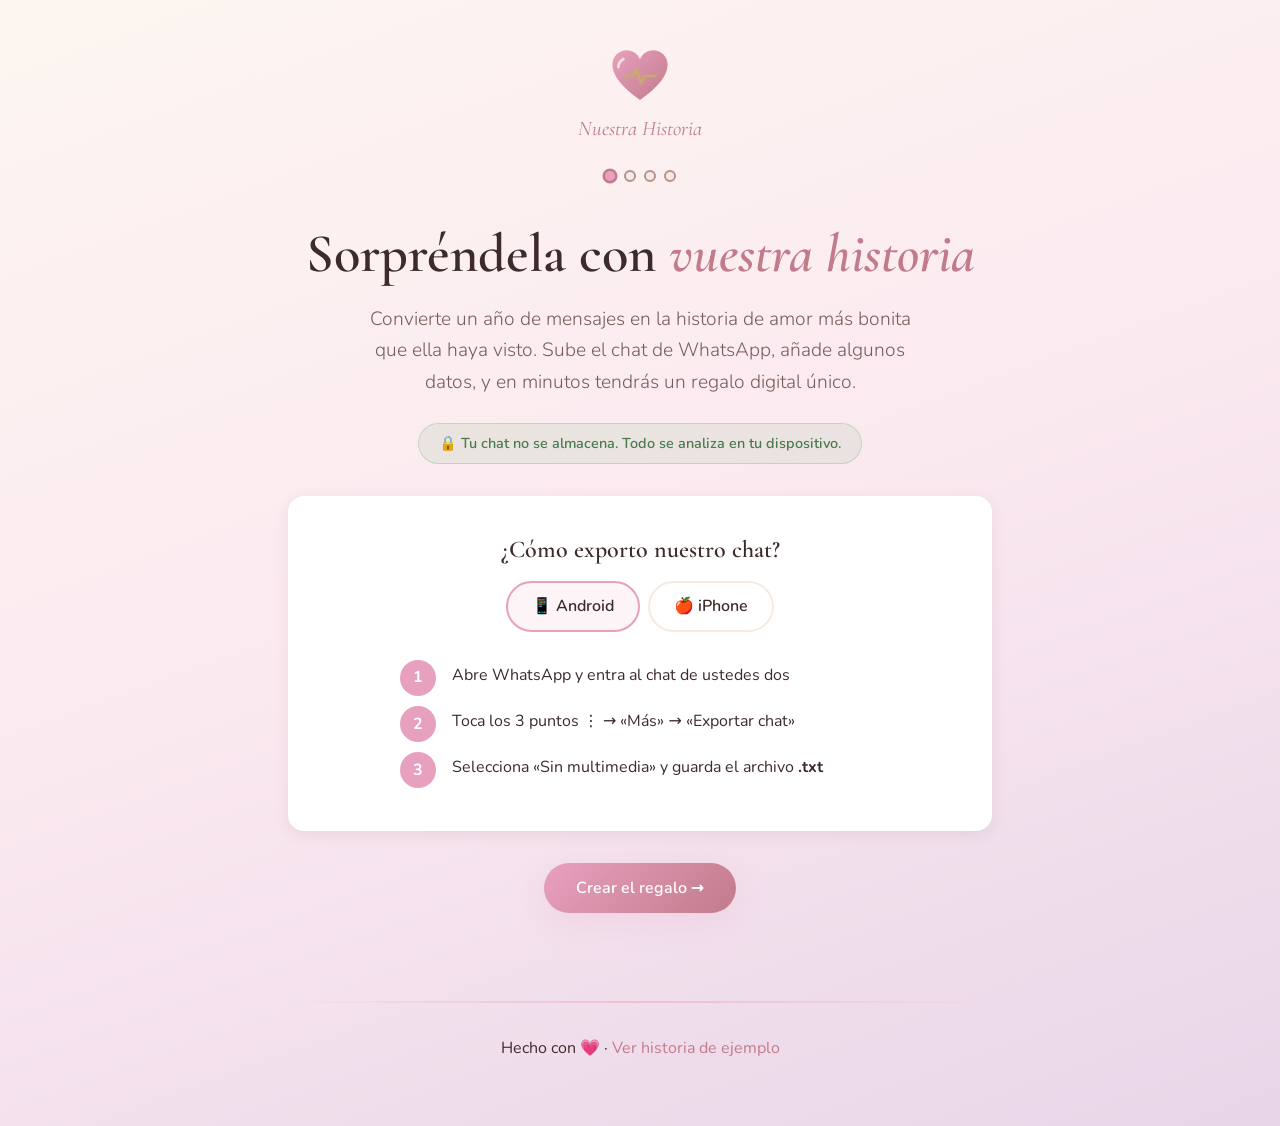
<file: index.html>
<!DOCTYPE html>
<html lang="es">
<head>
  <meta charset="UTF-8" />
  <meta name="viewport" content="width=device-width, initial-scale=1.0" />
  <title>Nuestra Historia — Convierte su chat en un regalo inolvidable</title>
  <meta name="description" content="Convierte un año de mensajes de WhatsApp en la historia de amor más bonita que ella haya visto. Regalo digital de aniversario, privado y gratuito." />

  <!-- Open Graph -->
  <meta property="og:title" content="Nuestra Historia 💌" />
  <meta property="og:description" content="Convierte un año de mensajes en la historia de amor más bonita." />
  <meta property="og:image" content="assets/images/og-image.png" />
  <meta property="og:type" content="website" />

  <!-- Favicons -->
  <link rel="icon" href="favicon.ico" sizes="any" />
  <link rel="icon" type="image/png" sizes="32x32" href="assets/images/favicon-32x32.png" />
  <link rel="icon" type="image/png" sizes="16x16" href="assets/images/favicon-16x16.png" />
  <link rel="apple-touch-icon" href="assets/images/apple-touch-icon.png" />
  <link rel="manifest" href="site.webmanifest" />

  <!-- Tipografías -->
  <link rel="preconnect" href="https://fonts.googleapis.com" />
  <link rel="preconnect" href="https://fonts.gstatic.com" crossorigin />
  <link href="https://fonts.googleapis.com/css2?family=Cormorant+Garamond:ital,wght@0,400;0,600;1,400;1,600&family=Nunito:wght@300;400;600;700&display=swap" rel="stylesheet" />

  <!-- Estilos -->
  <link rel="stylesheet" href="assets/css/styles.css?v=2026070902" />
  <link rel="stylesheet" href="assets/css/romantico.css?v=2026070902" />
  <link rel="stylesheet" href="assets/css/components.css?v=2026070902" />
  <link rel="stylesheet" href="assets/css/animaciones.css?v=2026070902" />
  <link rel="stylesheet" href="assets/css/responsive.css?v=2026070902" />
</head>
<body class="fondo-gradiente-rosa con-decoracion">

  <main class="contenedor" style="padding-block: 40px;">

    <!-- Logo -->
    <header class="texto-centro mb-3">
      <img src="assets/images/logo.svg" alt="Nuestra Historia" width="72" height="72" style="margin-inline:auto;" class="latido" />
      <p class="texto-romantico" style="font-size:1.3rem; color:var(--burdeos-suave); font-style:italic;">Nuestra Historia</p>
    </header>

    <!-- Indicador de pasos -->
    <nav class="wizard-pasos" aria-label="Progreso del formulario">
      <span class="wizard-punto activo" data-paso="1" aria-label="Paso 1"></span>
      <span class="wizard-punto" data-paso="2" aria-label="Paso 2"></span>
      <span class="wizard-punto" data-paso="3" aria-label="Paso 3"></span>
      <span class="wizard-punto" data-paso="4" aria-label="Paso 4"></span>
    </nav>

    <!-- ============ PASO 1: Bienvenida ============ -->
    <section class="paso-wizard activo" id="paso-1" aria-labelledby="titulo-paso-1">
      <h1 class="headline" id="titulo-paso-1">Sorpréndela con <em>vuestra historia</em></h1>
      <p class="subheadline mt-2">
        Convierte un año de mensajes en la historia de amor más bonita que ella haya visto.
        Sube el chat de WhatsApp, añade algunos datos, y en minutos tendrás un regalo digital único.
      </p>

      <div class="texto-centro mt-3">
        <span class="sello-privacidad">🔒 Tu chat no se almacena. Todo se analiza en tu dispositivo.</span>
      </div>

      <div class="card mt-4">
        <h2 class="texto-centro" style="font-size:1.5rem;">¿Cómo exporto nuestro chat?</h2>

        <div class="tabs-so mt-2" role="tablist">
          <button class="tab-so activo" role="tab" aria-selected="true" data-so="android">📱 Android</button>
          <button class="tab-so" role="tab" aria-selected="false" data-so="ios">🍎 iPhone</button>
        </div>

        <ol class="lista-pasos" id="pasos-android">
          <li>Abre WhatsApp y entra al chat de ustedes dos</li>
          <li>Toca los 3 puntos ⋮ → «Más» → «Exportar chat»</li>
          <li>Selecciona «Sin multimedia» y guarda el archivo <strong>.txt</strong></li>
        </ol>

        <ol class="lista-pasos oculto" id="pasos-ios">
          <li>Abre WhatsApp y entra al chat de ustedes dos</li>
          <li>Toca el nombre del contacto arriba</li>
          <li>Baja hasta «Exportar chat»</li>
          <li>Selecciona «Sin multimedia» y guarda el archivo <strong>.txt</strong></li>
        </ol>
      </div>

      <div class="acciones-wizard" style="justify-content:center;">
        <button class="btn btn-primario pulso" id="btn-empezar">Crear el regalo →</button>
      </div>
    </section>

    <!-- ============ PASO 2: Los datos del amor ============ -->
    <section class="paso-wizard" id="paso-2" aria-labelledby="titulo-paso-2">
      <h1 class="titulo-seccion" id="titulo-paso-2">Los datos del amor</h1>
      <p class="subheadline mb-3">Solo necesitamos lo esencial. Lo demás es opcional, pero lo hace más especial.</p>

      <div class="card">
        <!-- Archivo -->
        <div class="campo">
          <label for="input-archivo">El chat de ustedes (.txt exportado) o el análisis de IA (.json) *</label>
          <div class="zona-drop" id="zona-drop" tabindex="0" role="button" aria-label="Subir archivo de chat o análisis">
            <div class="icono">💌</div>
            <p><strong>Arrastra el archivo aquí</strong> o haz click para elegirlo</p>
            <p class="nota" id="nombre-archivo">.txt se analiza aquí mismo 🔒 · .json de IA se usa tal cual 🤖</p>
          </div>
          <input type="file" id="input-archivo" accept=".txt,.json,text/plain,application/json" class="visualmente-oculto" />
          <p class="mensaje-error-campo" id="error-archivo"></p>
          <p class="nota mt-1">💡 ¿Prefieres datos exactos curados por IA? Usa el prompt de
            <a href="PROMPT_IA_ANALISIS.md" target="_blank" rel="noopener">PROMPT_IA_ANALISIS.md</a>
            en Claude/ChatGPT y sube aquí el .json que te devuelva.</p>
        </div>

        <div class="fila-doble">
          <div class="campo">
            <label for="nombre-el">Tu nombre (tal como aparece en el chat) *</label>
            <input type="text" id="nombre-el" autocomplete="given-name" maxlength="40" placeholder="Ej: Luis" required />
            <p class="mensaje-error-campo">Escribe tu nombre</p>
          </div>
          <div class="campo">
            <label for="nombre-ella">El nombre de ella (como aparece en el chat) *</label>
            <input type="text" id="nombre-ella" maxlength="40" placeholder="Ej: Ana" required />
            <p class="mensaje-error-campo">Escribe su nombre</p>
          </div>
        </div>

        <div class="campo">
          <label for="fecha-inicio">¿Cuándo empezó su relación? *</label>
          <input type="date" id="fecha-inicio" required />
          <p class="mensaje-error-campo">Elige una fecha válida (no puede ser futura)</p>
        </div>

        <!-- Opcionales -->
        <button type="button" class="toggle-opcionales" id="toggle-opcionales" aria-expanded="false" aria-controls="campos-opcionales">
          ✨ ¿Quieres hacerlo más especial? <span class="flecha">▾</span>
        </button>

        <div id="campos-opcionales" class="oculto">
          <div class="campo">
            <label for="primera-cita">¿Cuál fue su primera cita?</label>
            <input type="text" id="primera-cita" maxlength="120" placeholder='Ej: "Fuimos al cine a ver..."' />
          </div>
          <div class="campo">
            <label for="apodo">¿Tienen algún apodo especial?</label>
            <input type="text" id="apodo" maxlength="80" placeholder='Ej: "Yo la llamo mi sol"' />
          </div>
          <div class="campo">
            <label for="cancion">¿Hay una canción que sea de ustedes?</label>
            <input type="text" id="cancion" maxlength="100" placeholder="Ej: Perfect — Ed Sheeran" />
          </div>
          <div class="campo">
            <label for="primer-viaje">¿Cuál fue su primer viaje juntos?</label>
            <input type="text" id="primer-viaje" maxlength="120" placeholder="Ej: Un fin de semana en Paracas" />
          </div>
          <div class="campo">
            <label>Tono de la historia</label>
            <p class="nota mb-2">Define qué momentos del chat se muestran en su historia.</p>
            <div class="grupo-radio">
              <label class="opcion-radio">
                <input type="radio" name="tono" value="romantico" />
                <span>🌹 Romántica<br /><small>momentos tiernos y declaraciones</small></span>
              </label>
              <label class="opcion-radio">
                <input type="radio" name="tono" value="jugueton" />
                <span>😄 Divertida<br /><small>anécdotas graciosas y cómplices</small></span>
              </label>
              <label class="opcion-radio">
                <input type="radio" name="tono" value="completo" checked />
                <span>💝 Todos los momentos<br /><small>la historia completa</small></span>
              </label>
            </div>
          </div>
        </div>
      </div>

      <div class="acciones-wizard">
        <button class="btn btn-secundario" data-atras="1">← Atrás</button>
        <button class="btn btn-primario" id="btn-a-paso-3">Continuar →</button>
      </div>
    </section>

    <!-- ============ PASO 3: Tu mensaje para ella ============ -->
    <section class="paso-wizard" id="paso-3" aria-labelledby="titulo-paso-3">
      <h1 class="titulo-seccion" id="titulo-paso-3">Tu mensaje para ella</h1>
      <p class="subheadline mb-3">Aparecerá al final de su historia, como una carta tuya.</p>

      <div class="card">
        <div class="campo">
          <label for="mensaje-personal">Escríbele algo desde el corazón...</label>
          <textarea id="mensaje-personal" placeholder="Escríbele algo desde el corazón... aparecerá al final de su historia como una carta tuya."></textarea>
          <p class="nota"><span id="contador-caracteres">0</span> caracteres — recomendado: máximo 500</p>
        </div>

        <p class="nota mb-2">Así se verá:</p>
        <div class="papel-carta" aria-hidden="true">
          <p class="texto-carta" id="preview-carta">Tu mensaje aparecerá aquí...</p>
          <p class="firma-carta" id="preview-firma">Con todo mi amor</p>
        </div>
      </div>

      <div class="acciones-wizard">
        <button class="btn btn-secundario" data-atras="2">← Atrás</button>
        <button class="btn btn-primario" id="btn-generar">Crear su historia 💝</button>
      </div>
    </section>

    <!-- ============ PASO 4: Procesamiento + resultado ============ -->
    <section class="paso-wizard" id="paso-4" aria-labelledby="titulo-paso-4">
      <h1 class="titulo-seccion" id="titulo-paso-4">Creando su historia...</h1>

      <div class="card texto-centro" id="panel-progreso">
        <div class="barra-progreso mt-3" role="progressbar" aria-label="Progreso del análisis">
          <div class="relleno" id="relleno-progreso"></div>
        </div>
        <p class="mensaje-progreso" id="mensaje-progreso" aria-live="polite">Leyendo su historia desde el principio... 📖</p>
      </div>

      <div class="card texto-centro oculto" id="panel-resultado">
        <div class="emoji-grande latido">💝</div>
        <h2 style="font-size:1.8rem;">¡Su historia está lista!</h2>
        <p class="subheadline mt-1 mb-3">Envíale este link. Cuando lo abra, descubrirá su regalo.</p>

        <div class="caja-link">
          <input type="text" id="link-generado" readonly aria-label="Link de la historia" />
          <button class="btn btn-primario" id="btn-copiar">📋 Copiar link</button>
        </div>

        <p class="nota mt-2 oculto" id="aviso-modo-local">
          ⚠️ Supabase no está configurado: el link solo funcionará en este dispositivo (modo demo).
          Configura <code>assets/js/config.js</code> para links compartibles.
        </p>

        <div class="acciones-wizard" style="justify-content:center;">
          <a class="btn btn-secundario" id="btn-preview" target="_blank" rel="noopener">👀 Ver preview</a>
          <button class="btn btn-terciario" id="btn-otra">Crear otra historia</button>
        </div>
        <p class="nota mt-2">💡 Ella podrá guardar su historia como PDF desde el botón final de la página.</p>
      </div>

      <div class="card texto-centro oculto" id="panel-error">
        <div class="emoji-grande">🥺</div>
        <h2 style="font-size:1.5rem;">Algo no salió bien</h2>
        <p class="subheadline mt-1" id="texto-error"></p>
        <div class="acciones-wizard" style="justify-content:center;">
          <button class="btn btn-primario" data-atras="2">← Revisar datos</button>
        </div>
      </div>
    </section>

    <footer class="texto-centro mt-4" style="padding-block:24px;">
      <hr class="separador" />
      <p class="nota">Hecho con 💗 · <a href="historia.html?demo=1">Ver historia de ejemplo</a></p>
    </footer>
  </main>

  <script type="module" src="assets/js/ui-formulario.js?v=2026070902"></script>
</body>
</html>
</file>
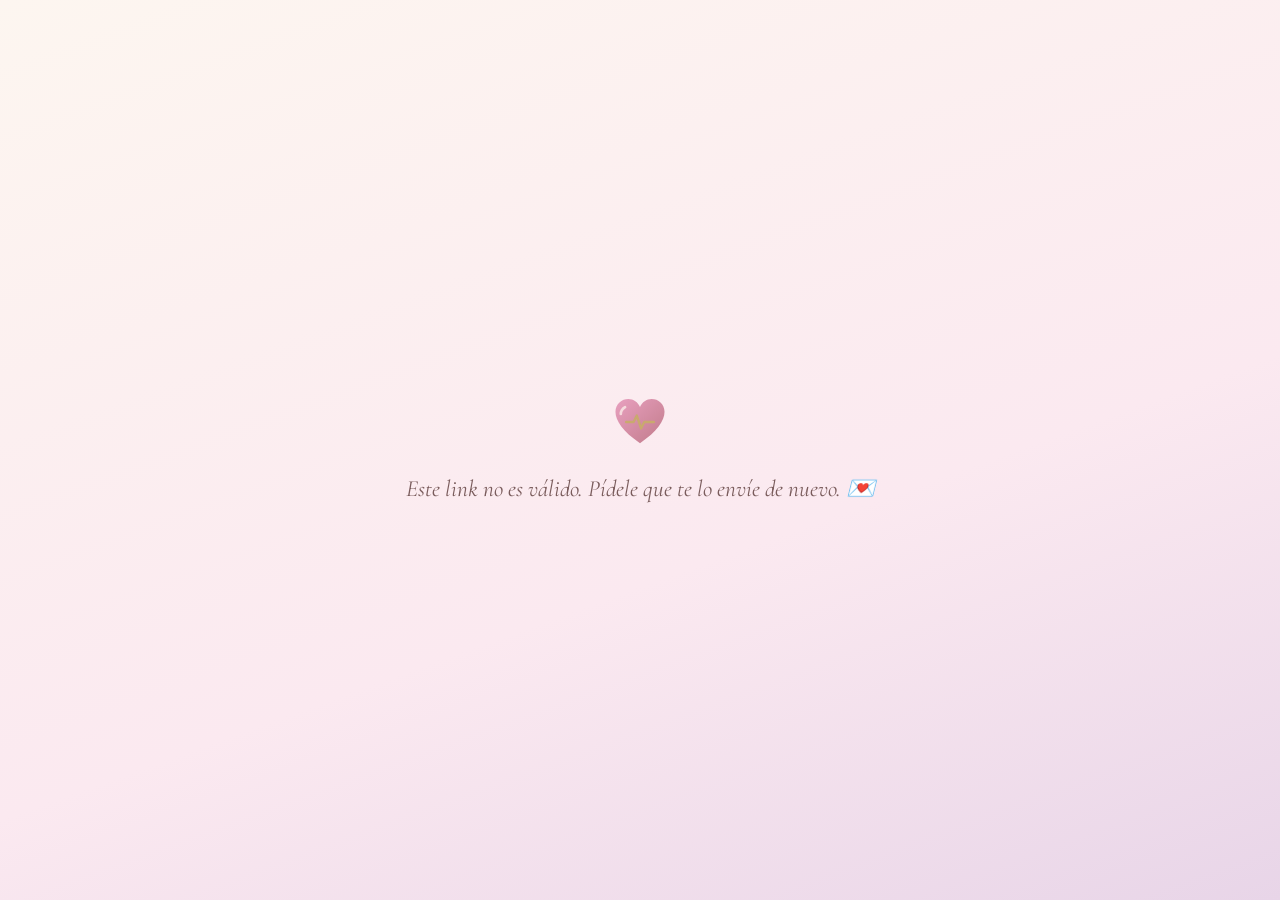
<file: historia.html>
<!DOCTYPE html>
<html lang="es">
<head>
  <meta charset="UTF-8" />
  <meta name="viewport" content="width=device-width, initial-scale=1.0" />
  <title>Una historia escrita para ti 💌</title>
  <meta name="description" content="Alguien creó algo muy especial para ti." />

  <meta property="og:title" content="Una historia escrita para ti 💌" />
  <meta property="og:description" content="Alguien creó algo muy especial para ti. Ábrelo." />
  <meta property="og:image" content="assets/images/og-image.png" />
  <meta property="og:type" content="website" />

  <link rel="icon" href="favicon.ico" sizes="any" />
  <link rel="icon" type="image/png" sizes="32x32" href="assets/images/favicon-32x32.png" />
  <link rel="apple-touch-icon" href="assets/images/apple-touch-icon.png" />
  <link rel="manifest" href="site.webmanifest" />

  <link rel="preconnect" href="https://fonts.googleapis.com" />
  <link rel="preconnect" href="https://fonts.gstatic.com" crossorigin />
  <link href="https://fonts.googleapis.com/css2?family=Cormorant+Garamond:ital,wght@0,400;0,600;1,400;1,600&family=Nunito:wght@300;400;600;700&display=swap" rel="stylesheet" />

  <link rel="stylesheet" href="assets/css/styles.css?v=2026070902" />
  <link rel="stylesheet" href="assets/css/romantico.css?v=2026070902" />
  <link rel="stylesheet" href="assets/css/components.css?v=2026070902" />
  <link rel="stylesheet" href="assets/css/animaciones.css?v=2026070902" />
  <link rel="stylesheet" href="assets/css/responsive.css?v=2026070902" />
</head>
<body class="con-decoracion">

  <!-- Pantalla de carga / error -->
  <div class="overlay-sobre" id="overlay-carga">
    <div>
      <img src="assets/images/logo.svg" alt="" width="64" height="64" class="latido" style="margin-inline:auto;" />
      <p class="frase-narrativa mt-2" id="texto-carga">Buscando tu historia...</p>
    </div>
  </div>

  <!-- Sobre de bienvenida -->
  <div class="overlay-sobre oculto" id="overlay-sobre">
    <div>
      <button class="sobre-svg" id="sobre" aria-label="Abrir mi regalo" style="background:none;border:none;padding:0;">
        <img src="assets/images/sobre.svg" alt="Un sobre cerrado con un corazón" />
      </button>
      <h1 class="headline mt-3" id="texto-sobre" style="font-size:clamp(1.4rem,5vw,2.2rem);">Para ti, con todo el amor 💌</h1>
      <p class="subheadline mt-1" id="subtexto-sobre"></p>
      <button class="btn btn-primario pulso mt-4" id="btn-abrir">Abrir mi regalo ✨</button>
    </div>
  </div>

  <!-- Botón de sonido -->
  <button class="btn-sonido oculto" id="btn-sonido" aria-label="Activar música" aria-pressed="false">🔇</button>

  <!-- Historia -->
  <main id="historia" class="oculto" aria-live="polite"></main>

  <!-- Confeti -->
  <canvas class="canvas-confeti oculto" id="canvas-confeti" aria-hidden="true"></canvas>

  <script type="module" src="assets/js/ui-historia.js?v=2026070902"></script>
</body>
</html>
</file>
<file: assets/css/styles.css>
/* ============================================
   NUESTRA HISTORIA — styles.css
   Variables globales, reset y layout base
   ============================================ */

:root {
  /* Primarios románticos */
  --rosa-principal:    #E8A0BF;
  --burdeos-suave:     #C17B8A;
  --dorado-envejecido: #C9A96E;

  /* Fondos */
  --crema:             #FDF6F0;
  --crema-profunda:    #F5EBE0;
  --lavanda-suave:     #E8D5E8;

  /* Texto */
  --texto-principal:   #3D2B2B;
  --texto-secundario:  #7A5C5C;
  --texto-claro:       #B89090;

  /* Funcionales */
  --exito:             #8BB98F;
  --alerta:            #E8C4A0;
  --error:             #C17B8A;

  /* Tipografía */
  --fuente-romantica: 'Cormorant Garamond', Georgia, serif;
  --fuente-cuerpo:    'Nunito', system-ui, -apple-system, sans-serif;

  /* Espaciado y forma */
  --radio-card:   16px;
  --radio-modal:  24px;
  --sombra-glow:  0 8px 32px rgba(232, 160, 191, 0.2);
  --sombra-suave: 0 4px 16px rgba(61, 43, 43, 0.08);
  --transicion:   all 0.3s ease;
}

/* ---------- Reset ---------- */
*, *::before, *::after {
  margin: 0;
  padding: 0;
  box-sizing: border-box;
}

html {
  scroll-behavior: smooth;
  -webkit-text-size-adjust: 100%;
}

body {
  font-family: var(--fuente-cuerpo);
  font-size: 16px;
  line-height: 1.65;
  color: var(--texto-principal);
  background-color: var(--crema);
  min-height: 100vh;
  overflow-x: hidden;
}

img, svg { max-width: 100%; display: block; }

button, input, select, textarea {
  font: inherit;
  color: inherit;
}

a { color: var(--burdeos-suave); text-decoration: none; }
a:hover { text-decoration: underline; }

h1, h2, h3, h4 {
  font-family: var(--fuente-romantica);
  font-weight: 600;
  line-height: 1.2;
  color: var(--texto-principal);
}

/* ---------- Layout base ---------- */
.contenedor {
  width: 100%;
  max-width: 800px;
  margin-inline: auto;
  padding-inline: 24px;
}

.seccion {
  padding-block: 64px;
}

/* Separador con gradiente (nunca líneas duras) */
.separador {
  height: 2px;
  border: none;
  background: linear-gradient(90deg, transparent, var(--rosa-principal), transparent);
  opacity: 0.5;
  margin-block: 32px;
}

/* ---------- Accesibilidad ---------- */
:focus-visible {
  outline: 3px solid var(--burdeos-suave);
  outline-offset: 3px;
  border-radius: 4px;
}

.visualmente-oculto {
  position: absolute;
  width: 1px; height: 1px;
  overflow: hidden;
  clip: rect(0 0 0 0);
  white-space: nowrap;
}

@media (prefers-reduced-motion: reduce) {
  *, *::before, *::after {
    animation-duration: 0.01ms !important;
    animation-iteration-count: 1 !important;
    transition-duration: 0.01ms !important;
    scroll-behavior: auto !important;
  }
}

/* ---------- Utilidades ---------- */
.texto-centro   { text-align: center; }
.texto-romantico { font-family: var(--fuente-romantica); }
.oculto         { display: none !important; }
.mt-1 { margin-top: 8px; }  .mt-2 { margin-top: 16px; }
.mt-3 { margin-top: 24px; } .mt-4 { margin-top: 32px; }
.mb-2 { margin-bottom: 16px; } .mb-3 { margin-bottom: 24px; }
</file>
<file: assets/css/romantico.css>
/* ============================================
   NUESTRA HISTORIA — romantico.css
   Estética femenina: tipografía, texturas, decoración
   ============================================ */

/* ---------- Headlines románticas ---------- */
.headline {
  font-family: var(--fuente-romantica);
  font-size: clamp(2rem, 6vw, 3.4rem);
  font-weight: 600;
  color: var(--texto-principal);
  text-align: center;
}

.headline em {
  font-style: italic;
  color: var(--burdeos-suave);
}

.subheadline {
  font-size: clamp(1rem, 3vw, 1.2rem);
  color: var(--texto-secundario);
  text-align: center;
  max-width: 560px;
  margin-inline: auto;
  font-weight: 300;
}

/* ---------- Números protagonistas ---------- */
.numero-grande {
  font-family: var(--fuente-romantica);
  font-size: clamp(3rem, 12vw, 6rem);
  font-weight: 600;
  color: var(--burdeos-suave);
  line-height: 1;
  display: block;
  text-align: center;
}

.numero-medio {
  font-family: var(--fuente-romantica);
  font-size: clamp(2rem, 7vw, 3.2rem);
  color: var(--burdeos-suave);
  line-height: 1.1;
}

.emoji-grande {
  font-size: clamp(2.5rem, 8vw, 4rem);
  display: block;
  text-align: center;
  line-height: 1.2;
}

/* ---------- Fondos y texturas ---------- */
.fondo-gradiente-rosa {
  background: linear-gradient(160deg, var(--crema) 0%, #FBE9F0 50%, var(--lavanda-suave) 100%);
}

.fondo-lavanda { background-color: var(--lavanda-suave); }
.fondo-crema-profunda { background-color: var(--crema-profunda); }

/* Papel envejecido para la carta */
.papel-carta {
  background:
    radial-gradient(ellipse at 20% 10%, rgba(201, 169, 110, 0.10), transparent 60%),
    radial-gradient(ellipse at 85% 90%, rgba(201, 169, 110, 0.12), transparent 55%),
    linear-gradient(175deg, #FBF3E4 0%, #F4E8D0 100%);
  border: 1px solid rgba(201, 169, 110, 0.35);
  border-radius: var(--radio-card);
  box-shadow: var(--sombra-glow);
  padding: clamp(28px, 6vw, 56px);
  position: relative;
}

.papel-carta::before {
  content: '💌';
  position: absolute;
  top: -22px;
  left: 50%;
  transform: translateX(-50%);
  font-size: 2rem;
}

.texto-carta {
  font-family: var(--fuente-romantica);
  font-style: italic;
  font-size: clamp(1.15rem, 3.5vw, 1.5rem);
  line-height: 1.8;
  color: var(--texto-principal);
  white-space: pre-wrap;
}

.firma-carta {
  font-family: var(--fuente-romantica);
  font-style: italic;
  font-size: 1.3rem;
  color: var(--burdeos-suave);
  text-align: right;
  margin-top: 24px;
}

/* ---------- Decoración ---------- */
.decoracion-corazones {
  position: absolute;
  inset: 0;
  overflow: hidden;
  pointer-events: none;
  z-index: 0;
}

.corazon-flotante {
  position: absolute;
  bottom: -30px;
  font-size: 1.4rem;
  opacity: 0;
  animation: flotar 7s linear infinite;
}

.marco-dorado {
  border: 1px solid var(--dorado-envejecido);
  border-radius: var(--radio-card);
  padding: 4px;
}

.marco-dorado > * {
  border: 1px solid rgba(201, 169, 110, 0.4);
  border-radius: calc(var(--radio-card) - 4px);
}

/* ---------- Frases narrativas ---------- */
.frase-narrativa {
  font-family: var(--fuente-romantica);
  font-size: clamp(1.15rem, 3.5vw, 1.45rem);
  font-style: italic;
  color: var(--texto-secundario);
  text-align: center;
  max-width: 620px;
  margin-inline: auto;
  line-height: 1.7;
}

.etiqueta-seccion {
  display: inline-block;
  font-size: 0.8rem;
  font-weight: 600;
  letter-spacing: 0.18em;
  text-transform: uppercase;
  color: var(--dorado-envejecido);
  margin-bottom: 12px;
}

.titulo-seccion {
  font-size: clamp(1.7rem, 5vw, 2.5rem);
  text-align: center;
  margin-bottom: 8px;
}

/* ---------- Contador en vivo ---------- */
.contador-vivo {
  display: flex;
  justify-content: center;
  gap: clamp(12px, 4vw, 32px);
  flex-wrap: wrap;
}

.contador-unidad {
  text-align: center;
  min-width: 70px;
}

.contador-unidad .valor {
  font-family: var(--fuente-romantica);
  font-size: clamp(2rem, 8vw, 3.5rem);
  font-weight: 600;
  color: var(--burdeos-suave);
  display: block;
  font-variant-numeric: tabular-nums;
}

.contador-unidad .unidad {
  font-size: 0.8rem;
  text-transform: uppercase;
  letter-spacing: 0.12em;
  color: var(--texto-claro);
}

/* ---------- Collage de palabras ---------- */
.collage-palabras {
  display: flex;
  flex-wrap: wrap;
  justify-content: center;
  gap: 12px 16px;
  max-width: 560px;
  margin-inline: auto;
}

.palabra-collage {
  font-family: var(--fuente-romantica);
  font-style: italic;
  color: var(--burdeos-suave);
  background: rgba(232, 160, 191, 0.14);
  border-radius: 999px;
  padding: 6px 18px;
  white-space: nowrap;
}

.palabra-collage[data-nivel="1"] { font-size: 1.6rem; }
.palabra-collage[data-nivel="2"] { font-size: 1.35rem; }
.palabra-collage[data-nivel="3"] { font-size: 1.15rem; opacity: 0.9; }
.palabra-collage[data-nivel="4"] { font-size: 1rem;    opacity: 0.8; }
.palabra-collage[data-nivel="5"] { font-size: 0.9rem;  opacity: 0.7; }
</file>
<file: assets/css/components.css>
/* ============================================
   NUESTRA HISTORIA — components.css
   Botones, cards, formularios, toasts, modales, charts
   ============================================ */

/* ---------- Botones ---------- */
.btn {
  display: inline-flex;
  align-items: center;
  justify-content: center;
  gap: 8px;
  min-height: 48px;
  padding: 12px 32px;
  border: none;
  border-radius: 999px;
  font-weight: 600;
  font-size: 1rem;
  cursor: pointer;
  transition: var(--transicion);
  text-decoration: none;
}

.btn:disabled { opacity: 0.5; cursor: not-allowed; }

.btn-primario {
  background: linear-gradient(135deg, var(--rosa-principal), var(--burdeos-suave));
  color: #fff;
  box-shadow: var(--sombra-glow);
}
.btn-primario:hover:not(:disabled) {
  transform: translateY(-2px);
  box-shadow: 0 12px 36px rgba(232, 160, 191, 0.35);
}
.btn-primario:active:not(:disabled) { transform: translateY(0); }

.btn-secundario {
  background: transparent;
  color: var(--burdeos-suave);
  border: 2px solid var(--rosa-principal);
}
.btn-secundario:hover:not(:disabled) {
  background: rgba(232, 160, 191, 0.12);
}

.btn-terciario {
  background: transparent;
  color: var(--texto-secundario);
  text-decoration: underline;
  min-height: 44px;
}

/* ---------- Cards ---------- */
.card {
  background: #fff;
  border-radius: var(--radio-card);
  box-shadow: var(--sombra-suave);
  padding: clamp(24px, 5vw, 40px);
  transition: var(--transicion);
}

.card:hover { box-shadow: var(--sombra-glow); }

.card-stat {
  background: var(--crema-profunda);
  border-radius: var(--radio-card);
  padding: 24px;
  text-align: center;
}

.card-stat .valor {
  font-family: var(--fuente-romantica);
  font-size: 2rem;
  font-weight: 600;
  color: var(--burdeos-suave);
  display: block;
}

.card-stat .etiqueta {
  font-size: 0.85rem;
  color: var(--texto-secundario);
}

.grid-stats {
  display: grid;
  grid-template-columns: 1fr;
  gap: 16px;
}

/* ---------- Formularios ---------- */
.campo { margin-bottom: 24px; }

.campo label {
  display: block;
  font-weight: 600;
  margin-bottom: 8px;
  color: var(--texto-principal);
}

.campo .nota {
  font-size: 0.85rem;
  color: var(--texto-claro);
  margin-top: 6px;
}

.campo input[type="text"],
.campo input[type="date"],
.campo textarea,
.campo select {
  width: 100%;
  min-height: 48px;
  padding: 12px 16px;
  border: 2px solid var(--crema-profunda);
  border-radius: 12px;
  background: #fff;
  transition: var(--transicion);
}

.campo input:focus,
.campo textarea:focus {
  border-color: var(--rosa-principal);
  outline: none;
  box-shadow: 0 0 0 4px rgba(232, 160, 191, 0.15);
}

.campo.invalido input,
.campo.invalido textarea { border-color: var(--error); }

.mensaje-error-campo {
  font-size: 0.85rem;
  color: var(--error);
  margin-top: 6px;
  display: none;
}
.campo.invalido .mensaje-error-campo { display: block; }

.campo textarea { min-height: 160px; resize: vertical; }

/* Radios elegantes */
.grupo-radio { display: flex; gap: 12px; flex-wrap: wrap; }

.opcion-radio {
  flex: 1;
  min-width: 140px;
  position: relative;
}

.opcion-radio input { position: absolute; opacity: 0; }

.opcion-radio span {
  display: block;
  padding: 14px 16px;
  text-align: center;
  border: 2px solid var(--crema-profunda);
  border-radius: 12px;
  cursor: pointer;
  transition: var(--transicion);
}

.opcion-radio input:checked + span {
  border-color: var(--rosa-principal);
  background: rgba(232, 160, 191, 0.12);
  font-weight: 600;
}

.opcion-radio input:focus-visible + span {
  outline: 3px solid var(--burdeos-suave);
  outline-offset: 2px;
}

.opcion-radio small {
  display: block;
  font-weight: 400;
  font-size: 0.78rem;
  color: var(--texto-claro);
  margin-top: 2px;
}

/* ---------- Timeline de momentos (capítulo "Pequeñas historias") ---------- */
.timeline-momentos {
  position: relative;
  max-width: 620px;
  margin-inline: auto;
  padding-left: 28px;
  text-align: left;
}

.timeline-momentos::before {
  content: '';
  position: absolute;
  left: 8px;
  top: 8px;
  bottom: 8px;
  width: 2px;
  background: linear-gradient(to bottom, transparent, var(--rosa-principal), var(--dorado-envejecido), transparent);
}

.momento-card {
  position: relative;
  background: #fff;
  border-radius: var(--radio-card);
  box-shadow: var(--sombra-suave);
  padding: 20px 24px;
  margin-bottom: 20px;
}

.momento-card::before {
  content: '';
  position: absolute;
  left: -26px;
  top: 26px;
  width: 12px;
  height: 12px;
  border-radius: 50%;
  background: var(--rosa-principal);
  border: 2px solid var(--crema);
  box-shadow: 0 0 0 2px var(--rosa-principal);
}

.momento-card .momento-fecha {
  font-size: 0.78rem;
  text-transform: uppercase;
  letter-spacing: 0.1em;
  color: var(--dorado-envejecido);
  font-weight: 700;
}

.momento-card .momento-titulo {
  font-family: var(--fuente-romantica);
  font-size: 1.35rem;
  font-weight: 600;
  color: var(--texto-principal);
  margin: 4px 0 6px;
}

.momento-card .momento-descripcion {
  color: var(--texto-secundario);
  line-height: 1.7;
}

.momento-card .momento-emoji {
  position: absolute;
  top: 16px;
  right: 18px;
  font-size: 1.4rem;
}

.momento-salida {
  background: var(--crema-profunda);
}

/* ---------- Drag & drop ---------- */
.zona-drop {
  border: 2px dashed var(--rosa-principal);
  border-radius: var(--radio-card);
  background: rgba(232, 160, 191, 0.06);
  padding: 40px 24px;
  text-align: center;
  cursor: pointer;
  transition: var(--transicion);
}

.zona-drop:hover, .zona-drop.arrastrando {
  background: rgba(232, 160, 191, 0.15);
  border-color: var(--burdeos-suave);
}

.zona-drop.cargado {
  border-style: solid;
  border-color: var(--exito);
  background: rgba(139, 185, 143, 0.1);
}

.zona-drop .icono { font-size: 2.5rem; margin-bottom: 8px; }

/* ---------- Wizard ---------- */
.wizard-pasos {
  display: flex;
  justify-content: center;
  gap: 8px;
  margin-bottom: 40px;
}

.wizard-punto {
  width: 12px; height: 12px;
  border-radius: 50%;
  background: var(--crema-profunda);
  border: 2px solid var(--texto-claro);
  transition: var(--transicion);
}

.wizard-punto.activo {
  background: var(--rosa-principal);
  border-color: var(--burdeos-suave);
  transform: scale(1.25);
}

.wizard-punto.completado {
  background: var(--exito);
  border-color: var(--exito);
}

.paso-wizard { display: none; }
.paso-wizard.activo { display: block; animation: entrarSeccion 0.5s ease both; }

.acciones-wizard {
  display: flex;
  justify-content: space-between;
  gap: 16px;
  margin-top: 32px;
  flex-wrap: wrap;
}

/* ---------- Barra de progreso ---------- */
.barra-progreso {
  width: 100%;
  height: 14px;
  background: var(--crema-profunda);
  border-radius: 999px;
  overflow: hidden;
}

.barra-progreso .relleno {
  height: 100%;
  width: 0%;
  border-radius: 999px;
  background: linear-gradient(90deg, var(--rosa-principal), var(--burdeos-suave), var(--dorado-envejecido));
  transition: width 0.6s ease;
}

.mensaje-progreso {
  text-align: center;
  font-family: var(--fuente-romantica);
  font-style: italic;
  font-size: 1.2rem;
  color: var(--texto-secundario);
  min-height: 2em;
  margin-top: 16px;
}

/* ---------- Barra comparativa él/ella ---------- */
.barra-comparativa {
  display: flex;
  height: 44px;
  border-radius: 999px;
  overflow: hidden;
  box-shadow: var(--sombra-suave);
}

.barra-el, .barra-ella {
  display: flex;
  align-items: center;
  justify-content: center;
  color: #fff;
  font-weight: 600;
  font-size: 0.9rem;
  min-width: 56px;
  width: 0%;
  animation: crecerBarra 1.4s ease forwards;
}

.barra-el   { background: linear-gradient(135deg, #A8C5DD, #7FA8C9); }
.barra-ella { background: linear-gradient(135deg, var(--rosa-principal), var(--burdeos-suave)); }

.leyenda-barra {
  display: flex;
  justify-content: space-between;
  font-size: 0.9rem;
  color: var(--texto-secundario);
  margin-top: 8px;
}

/* ---------- Donut chart (CSS conic-gradient) ---------- */
.donut {
  width: 180px;
  height: 180px;
  border-radius: 50%;
  margin-inline: auto;
  background: conic-gradient(
    #7FA8C9 0% var(--pct-el, 50%),
    var(--rosa-principal) var(--pct-el, 50%) 100%
  );
  display: grid;
  place-items: center;
}

.donut::after {
  content: '';
  width: 65%;
  height: 65%;
  border-radius: 50%;
  background: var(--crema);
  grid-area: 1 / 1;
}

.donut .centro {
  grid-area: 1 / 1;
  z-index: 1;
  font-size: 2rem;
}

/* ---------- Reloj de actividad por hora ---------- */
.reloj-actividad {
  display: flex;
  align-items: flex-end;
  justify-content: center;
  gap: 3px;
  height: 120px;
  max-width: 500px;
  margin-inline: auto;
}

.reloj-actividad .hora-barra {
  flex: 1;
  min-width: 6px;
  background: linear-gradient(to top, var(--rosa-principal), var(--lavanda-suave));
  border-radius: 4px 4px 0 0;
  transition: height 1s ease;
  position: relative;
}

.reloj-actividad .hora-barra.pico {
  background: linear-gradient(to top, var(--burdeos-suave), var(--rosa-principal));
}

.etiquetas-reloj {
  display: flex;
  justify-content: space-between;
  max-width: 500px;
  margin-inline: auto;
  font-size: 0.75rem;
  color: var(--texto-claro);
  margin-top: 6px;
}

/* ---------- Toast ---------- */
.contenedor-toasts {
  position: fixed;
  bottom: 24px;
  left: 50%;
  transform: translateX(-50%);
  z-index: 1000;
  display: flex;
  flex-direction: column;
  gap: 8px;
  width: min(90vw, 400px);
}

.toast {
  padding: 14px 20px;
  border-radius: 12px;
  color: #fff;
  font-weight: 600;
  text-align: center;
  box-shadow: var(--sombra-glow);
  animation: entrarSeccion 0.3s ease both;
}

.toast-exito  { background: var(--exito); }
.toast-error  { background: var(--error); }
.toast-info   { background: var(--burdeos-suave); }

/* ---------- Modal / overlay del sobre ---------- */
.overlay-sobre {
  position: fixed;
  inset: 0;
  z-index: 900;
  display: grid;
  place-items: center;
  background: linear-gradient(160deg, var(--crema) 0%, #FBE9F0 60%, var(--lavanda-suave) 100%);
  text-align: center;
  padding: 24px;
  transition: opacity 0.8s ease;
}

.overlay-sobre.cerrando { opacity: 0; pointer-events: none; }

.sobre-svg {
  width: min(70vw, 260px);
  margin-inline: auto;
  cursor: pointer;
  transition: transform 0.3s ease;
}

.sobre-svg:hover { transform: scale(1.05); }
.sobre-svg.abriendo { animation: abrirSobre 1.2s ease forwards; }

/* ---------- Caja de link generado ---------- */
.caja-link {
  display: flex;
  gap: 8px;
  background: var(--crema-profunda);
  border-radius: 12px;
  padding: 8px;
  align-items: center;
  flex-wrap: wrap;
}

.caja-link input {
  flex: 1;
  min-width: 200px;
  border: none;
  background: transparent;
  padding: 10px;
  font-size: 0.9rem;
  color: var(--texto-secundario);
}

/* ---------- Instrucciones de exportación ---------- */
.tabs-so {
  display: flex;
  justify-content: center;
  gap: 8px;
  margin-bottom: 20px;
}

.tab-so {
  padding: 10px 24px;
  border-radius: 999px;
  border: 2px solid var(--crema-profunda);
  background: transparent;
  cursor: pointer;
  font-weight: 600;
  transition: var(--transicion);
}

.tab-so.activo {
  border-color: var(--rosa-principal);
  background: rgba(232, 160, 191, 0.12);
}

.lista-pasos {
  list-style: none;
  counter-reset: paso;
  max-width: 480px;
  margin-inline: auto;
  text-align: left;
}

.lista-pasos li {
  counter-increment: paso;
  position: relative;
  padding: 10px 0 10px 52px;
}

.lista-pasos li::before {
  content: counter(paso);
  position: absolute;
  left: 0; top: 8px;
  width: 36px; height: 36px;
  border-radius: 50%;
  background: var(--rosa-principal);
  color: #fff;
  font-weight: 700;
  display: grid;
  place-items: center;
}

/* ---------- Aviso de privacidad ---------- */
.sello-privacidad {
  display: inline-flex;
  align-items: center;
  gap: 8px;
  background: rgba(139, 185, 143, 0.15);
  border: 1px solid rgba(139, 185, 143, 0.4);
  color: #4A7A4E;
  border-radius: 999px;
  padding: 8px 20px;
  font-size: 0.9rem;
  font-weight: 600;
}

/* ---------- Toggle opcionales ---------- */
.toggle-opcionales {
  background: none;
  border: none;
  color: var(--burdeos-suave);
  font-weight: 600;
  cursor: pointer;
  padding: 12px 0;
  display: flex;
  align-items: center;
  gap: 8px;
}

.toggle-opcionales .flecha { transition: transform 0.3s ease; }
.toggle-opcionales[aria-expanded="true"] .flecha { transform: rotate(180deg); }

/* ---------- Botón de sonido ---------- */
.btn-sonido {
  position: fixed;
  top: 16px;
  right: 16px;
  z-index: 950;
  width: 48px; height: 48px;
  border-radius: 50%;
  border: none;
  background: rgba(255, 255, 255, 0.85);
  box-shadow: var(--sombra-suave);
  font-size: 1.3rem;
  cursor: pointer;
  transition: var(--transicion);
}
.btn-sonido:hover { transform: scale(1.1); }
</file>
<file: assets/css/animaciones.css>
/* ============================================
   NUESTRA HISTORIA — animaciones.css
   Keyframes, transiciones y efectos de scroll
   ============================================ */

/* 1. Sobre que se abre */
@keyframes abrirSobre {
  0%   { transform: rotateX(0deg) scale(1); opacity: 1; }
  50%  { transform: rotateX(-30deg) scale(1.05); opacity: 1; }
  100% { transform: rotateX(-180deg) scale(1.1); opacity: 0; }
}

/* 2. Corazones flotantes */
@keyframes flotar {
  0%   { transform: translateY(0) rotate(0deg) scale(0.8); opacity: 0; }
  15%  { opacity: 0.8; }
  100% { transform: translateY(-110vh) rotate(25deg) scale(1.2); opacity: 0; }
}

/* 3. Fade + slide-up para secciones on-scroll */
@keyframes entrarSeccion {
  from { opacity: 0; transform: translateY(40px); }
  to   { opacity: 1; transform: translateY(0); }
}

.anim-scroll {
  opacity: 0;
  transform: translateY(40px);
  transition: opacity 0.8s ease, transform 0.8s ease;
}

.anim-scroll.visible {
  opacity: 1;
  transform: translateY(0);
}

/* Retrasos escalonados para hijos */
.anim-scroll.visible > *:nth-child(2) { transition-delay: 0.1s; }
.anim-scroll.visible > *:nth-child(3) { transition-delay: 0.2s; }
.anim-scroll.visible > *:nth-child(4) { transition-delay: 0.3s; }

/* 4. Barra de porcentaje que crece */
@keyframes crecerBarra {
  from { width: 0%; }
  to   { width: var(--porcentaje-final, 50%); }
}

/* 5. Latido de corazón */
@keyframes latido {
  0%, 100% { transform: scale(1); }
  14% { transform: scale(1.12); }
  28% { transform: scale(1); }
  42% { transform: scale(1.12); }
  70% { transform: scale(1); }
}

.latido { animation: latido 1.8s ease-in-out infinite; transform-origin: center; }

/* 6. Brillo suave (elementos dorados) */
@keyframes brillo {
  0%, 100% { opacity: 0.7; }
  50%      { opacity: 1; }
}

.brillo { animation: brillo 3s ease-in-out infinite; }

/* 7. Aparición suave genérica */
@keyframes fadeIn {
  from { opacity: 0; }
  to   { opacity: 1; }
}

.fade-in { animation: fadeIn 1s ease both; }

/* 8. Pulso para el CTA principal */
@keyframes pulsoSuave {
  0%, 100% { box-shadow: 0 8px 32px rgba(232, 160, 191, 0.25); }
  50%      { box-shadow: 0 8px 44px rgba(232, 160, 191, 0.5); }
}

.pulso { animation: pulsoSuave 2.5s ease-in-out infinite; }

/* 9. Canvas de confeti */
.canvas-confeti {
  position: fixed;
  inset: 0;
  pointer-events: none;
  z-index: 800;
}
</file>
<file: assets/css/responsive.css>
/* ============================================
   NUESTRA HISTORIA — responsive.css
   Mobile first: 320 / 640 / 1024 / 1440
   ============================================ */

/* Base = 320px+ (ya definida en styles.css: una columna, botones full-width) */
@media (max-width: 639px) {
  .acciones-wizard .btn { width: 100%; }
  .btn { width: 100%; }
  .btn-sonido, .toggle-opcionales { width: auto; }
  .caja-link .btn { width: auto; flex: 1; }
  .donut { width: 150px; height: 150px; }
  .reloj-actividad { height: 90px; }
}

/* 640px+ — padding generoso */
@media (min-width: 640px) {
  .contenedor { padding-inline: 48px; }
  .seccion { padding-block: 80px; }
  .grid-stats { grid-template-columns: repeat(2, 1fr); }
}

/* 1024px+ — dos columnas en bloques de estadísticas */
@media (min-width: 1024px) {
  .seccion { padding-block: 96px; }
  .grid-stats { grid-template-columns: repeat(3, 1fr); }

  .fila-doble {
    display: grid;
    grid-template-columns: 1fr 1fr;
    gap: 48px;
    align-items: center;
  }
}

/* 1440px+ — layout centrado con margen decorativo */
@media (min-width: 1440px) {
  body.con-decoracion::before,
  body.con-decoracion::after {
    content: '';
    position: fixed;
    top: 0; bottom: 0;
    width: 120px;
    background-image: url("data:image/svg+xml,%3Csvg xmlns='http://www.w3.org/2000/svg' width='60' height='120' viewBox='0 0 60 120'%3E%3Cpath d='M30 25c-4-8-16-8-16 2 0 7 10 12 16 17 6-5 16-10 16-17 0-10-12-10-16-2z' fill='%23E8A0BF' opacity='0.15'/%3E%3Ccircle cx='30' cy='90' r='3' fill='%23C9A96E' opacity='0.2'/%3E%3C/svg%3E");
    background-repeat: repeat-y;
    background-position: center;
    pointer-events: none;
    z-index: 0;
  }

  body.con-decoracion::before { left: 0; }
  body.con-decoracion::after  { right: 0; }
}

/* Impresión (para guardar como PDF desde el navegador) */
@media print {
  .btn, .btn-sonido, .overlay-sobre, .canvas-confeti,
  .contenedor-toasts, .decoracion-corazones { display: none !important; }

  .anim-scroll { opacity: 1 !important; transform: none !important; }
  .seccion { padding-block: 24px; page-break-inside: avoid; }
  body { background: #fff; }
}
</file>
